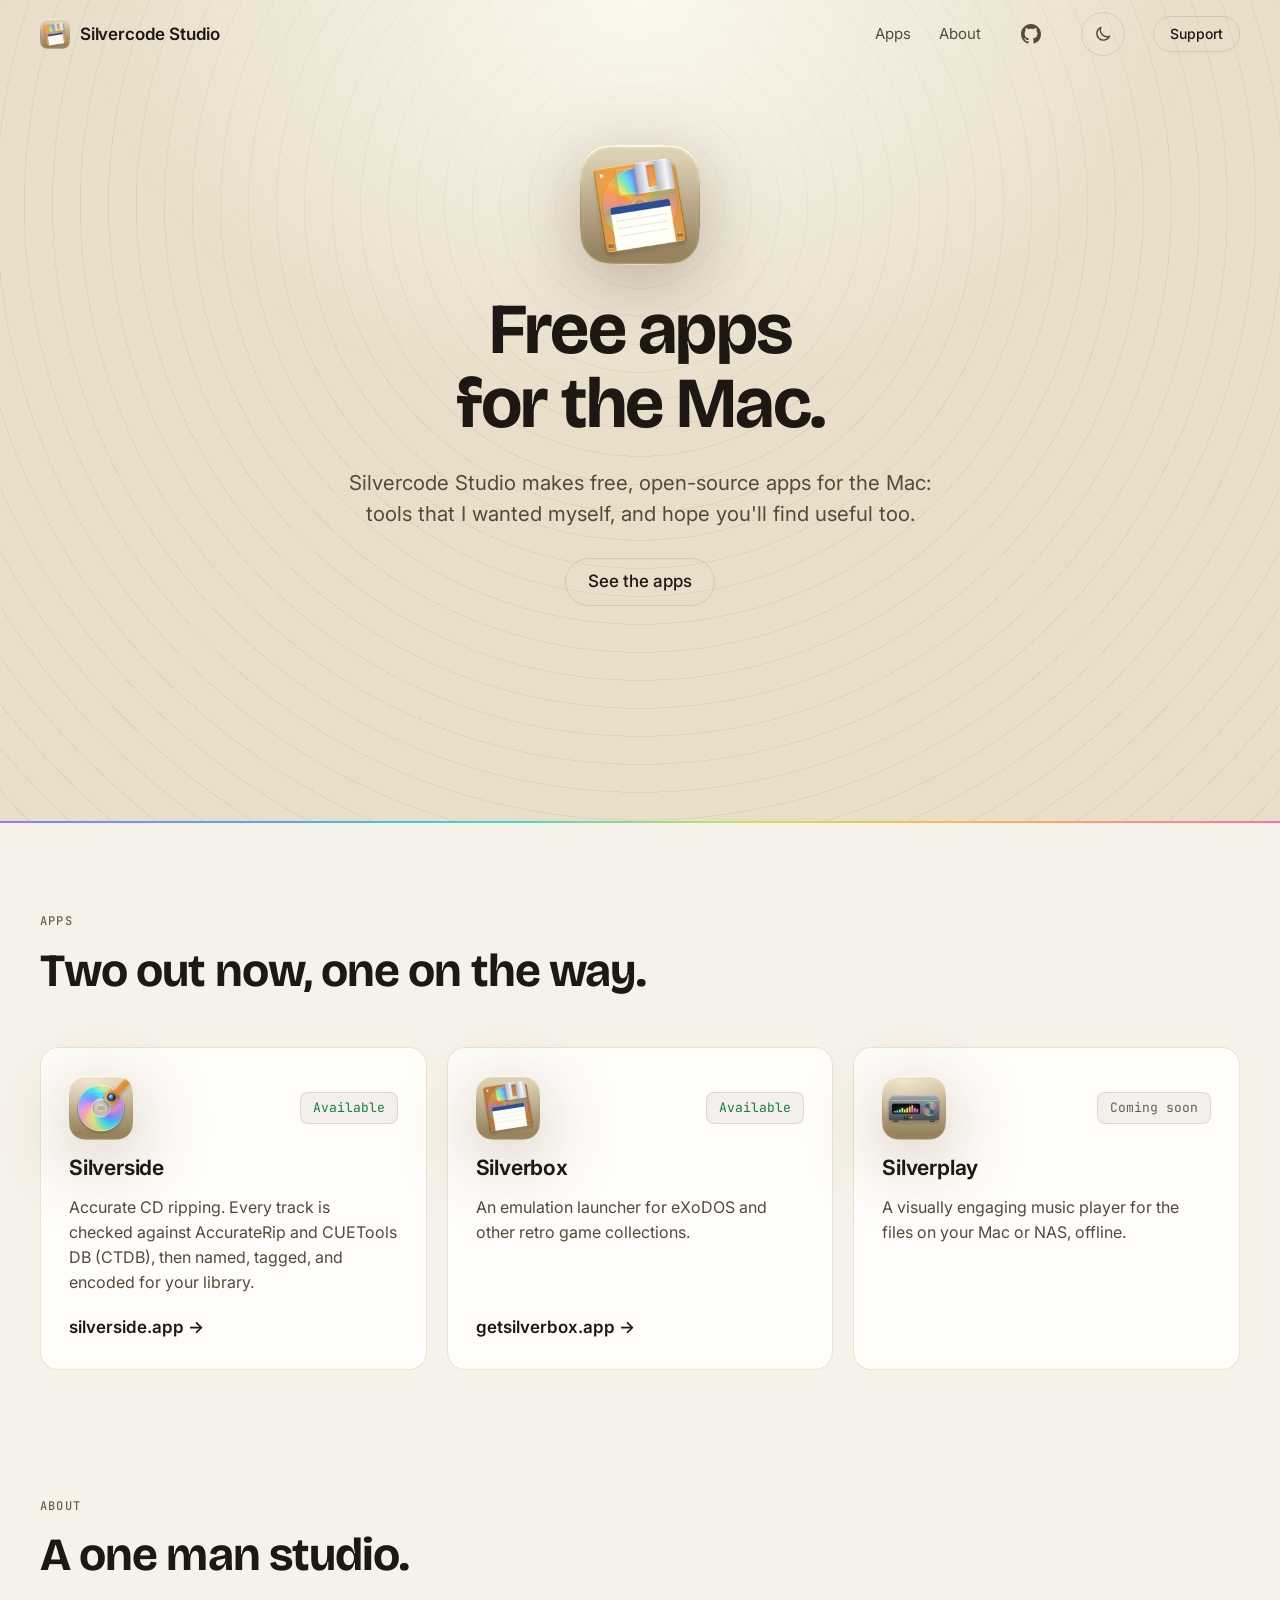
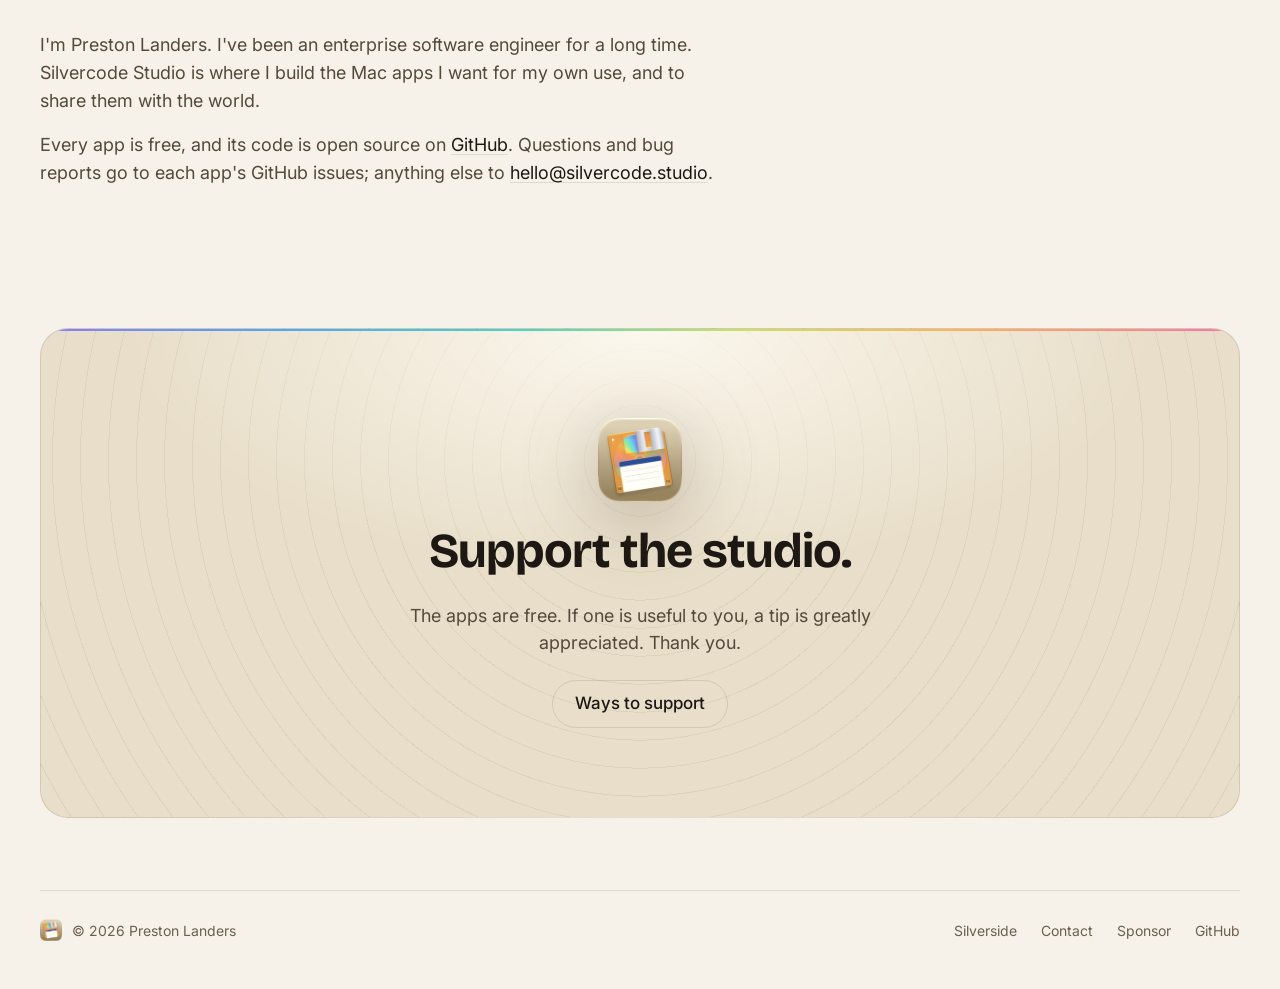
<file: index.html>
<!doctype html>
<html lang="en">
<head>
  <meta charset="utf-8">
  <meta name="viewport" content="width=device-width, initial-scale=1">
  <title>Silvercode Studio — Free, open-source apps for the Mac</title>
  <meta name="description" content="Silvercode Studio makes free, open-source apps for the Mac: Silverside, accurate CD ripping, with Silverbox and Silverplay coming soon.">
  <meta name="color-scheme" content="dark light">
  <meta name="theme-color" content="#17110b" media="(prefers-color-scheme: dark)">
  <meta name="theme-color" content="#e8dec9" media="(prefers-color-scheme: light)">
  <meta name="msvalidate.01" content="F9B77D7C60ABD0D9D0A7F05F0073A6A2" />
  <link rel="canonical" href="https://silvercode.studio/">

  <meta property="og:type" content="website">
  <meta property="og:url" content="https://silvercode.studio/">
  <meta property="og:title" content="Silvercode Studio">
  <meta property="og:description" content="Free, open-source apps for the Mac.">

  <link rel="icon" type="image/png" href="images/icon.png">
  <link rel="apple-touch-icon" href="images/apple-touch-icon.png">

  <link rel="preconnect" href="https://fonts.googleapis.com">
  <link rel="preconnect" href="https://fonts.gstatic.com" crossorigin>
  <link rel="stylesheet" href="https://fonts.googleapis.com/css2?family=Inter:wght@400;500;600;700&amp;family=Bricolage+Grotesque:wght@600;700&amp;family=JetBrains+Mono:wght@400;500&amp;display=swap">
  <!-- A theme chosen with the button wins over the system appearance; set it before the page draws. -->
  <script>try { var t = localStorage.getItem("theme"); if (t) document.documentElement.dataset.theme = t; } catch (e) {}</script>
  <!-- tokens.css and site.css started as copies of Silverside's (docs/site/css), so the studio and the apps share one look. -->
  <link rel="stylesheet" href="css/tokens.css">
  <link rel="stylesheet" href="css/site.css">
  <link rel="stylesheet" href="css/studio.css">
</head>
<body>
  <a class="skip-link" href="#main">Skip to content</a>

  <!-- The header and the hero share one grooves band, as on silverside.app. -->
  <div class="ss-grooves">
    <header class="gutter">
      <nav class="nav wrap" aria-label="Main">
        <a class="brand" href="/">
          <img src="images/icon.png" alt="" width="30" height="30">
          <span>Silvercode Studio</span>
        </a>
        <div class="nav-links">
          <a class="nav-more" href="#apps">Apps</a>
          <a class="nav-more" href="#about">About</a>
          <!-- GitHub's mark, from its Octicons set (MIT). GitHub allows it for a link to an account. -->
          <a class="nav-icon" href="https://github.com/SilvercodeStudio" aria-label="Silvercode Studio on GitHub" title="GitHub"><svg viewBox="0 0 16 16" width="20" height="20" fill="currentColor" aria-hidden="true"><path d="M8 0c4.42 0 8 3.58 8 8a8.013 8.013 0 0 1-5.45 7.59c-.4.08-.55-.17-.55-.38 0-.27.01-1.13.01-2.2 0-.75-.25-1.23-.54-1.48 1.78-.2 3.65-.88 3.65-3.95 0-.88-.31-1.59-.82-2.15.08-.2.36-1.02-.08-2.12 0 0-.67-.22-2.2.82-.64-.18-1.32-.27-2-.27-.68 0-1.36.09-2 .27-1.53-1.03-2.2-.82-2.2-.82-.44 1.1-.16 1.92-.08 2.12-.51.56-.82 1.28-.82 2.15 0 3.06 1.86 3.75 3.64 3.95-.23.2-.44.55-.51 1.07-.46.21-1.61.55-2.33-.66-.15-.24-.6-.83-1.23-.82-.67.01-.27.38.01.53.34.19.73.9.82 1.13.16.45.68 1.31 2.69.94 0 .67.01 1.3.01 1.49 0 .21-.15.45-.55.38A7.995 7.995 0 0 1 0 8c0-4.42 3.58-8 8-8Z"/></svg></a>
          <!-- Shown by js/site.js; without the script the page follows the system appearance. -->
          <button class="nav-icon theme-btn" type="button" aria-label="Switch appearance" title="Switch appearance" hidden><svg class="icon-sun" viewBox="0 0 24 24" width="20" height="20" fill="none" stroke="currentColor" stroke-width="1.7" stroke-linecap="round" stroke-linejoin="round" aria-hidden="true"><circle cx="12" cy="12" r="4"/><path d="M12 2.5v2M12 19.5v2M2.5 12h2M19.5 12h2M5.3 5.3l1.4 1.4M17.3 17.3l1.4 1.4M5.3 18.7l1.4-1.4M17.3 6.7l1.4-1.4"/></svg><svg class="icon-moon" viewBox="0 0 24 24" width="20" height="20" fill="none" stroke="currentColor" stroke-width="1.7" stroke-linecap="round" stroke-linejoin="round" aria-hidden="true"><path d="M20 14.5A8 8 0 0 1 9.5 4a8 8 0 1 0 10.5 10.5z"/></svg></button>
          <a class="ss-btn ss-btn--ghost ss-btn--small" href="sponsor.html">Support</a>
          <!-- On a phone the links above give way to this menu; it opens without the script too. -->
          <details class="nav-menu">
            <summary class="nav-icon" aria-label="Menu" title="Menu"><svg viewBox="0 0 24 24" width="20" height="20" fill="none" stroke="currentColor" stroke-width="1.8" stroke-linecap="round" aria-hidden="true"><path d="M4 7h16M4 12h16M4 17h16"/></svg></summary>
            <div class="nav-menu__panel">
              <a href="#apps">Apps</a>
              <a href="#about">About</a>
              <a href="https://github.com/SilvercodeStudio"><svg viewBox="0 0 16 16" width="16" height="16" fill="currentColor" aria-hidden="true"><path d="M8 0c4.42 0 8 3.58 8 8a8.013 8.013 0 0 1-5.45 7.59c-.4.08-.55-.17-.55-.38 0-.27.01-1.13.01-2.2 0-.75-.25-1.23-.54-1.48 1.78-.2 3.65-.88 3.65-3.95 0-.88-.31-1.59-.82-2.15.08-.2.36-1.02-.08-2.12 0 0-.67-.22-2.2.82-.64-.18-1.32-.27-2-.27-.68 0-1.36.09-2 .27-1.53-1.03-2.2-.82-2.2-.82-.44 1.1-.16 1.92-.08 2.12-.51.56-.82 1.28-.82 2.15 0 3.06 1.86 3.75 3.64 3.95-.23.2-.44.55-.51 1.07-.46.21-1.61.55-2.33-.66-.15-.24-.6-.83-1.23-.82-.67.01-.27.38.01.53.34.19.73.9.82 1.13.16.45.68 1.31 2.69.94 0 .67.01 1.3.01 1.49 0 .21-.15.45-.55.38A7.995 7.995 0 0 1 0 8c0-4.42 3.58-8 8-8Z"/></svg>GitHub</a>
              <button class="theme-btn" type="button" hidden><svg class="icon-sun" viewBox="0 0 24 24" width="16" height="16" fill="none" stroke="currentColor" stroke-width="1.7" stroke-linecap="round" stroke-linejoin="round" aria-hidden="true"><circle cx="12" cy="12" r="4"/><path d="M12 2.5v2M12 19.5v2M2.5 12h2M19.5 12h2M5.3 5.3l1.4 1.4M17.3 17.3l1.4 1.4M5.3 18.7l1.4-1.4M17.3 6.7l1.4-1.4"/></svg><svg class="icon-moon" viewBox="0 0 24 24" width="16" height="16" fill="none" stroke="currentColor" stroke-width="1.7" stroke-linecap="round" stroke-linejoin="round" aria-hidden="true"><path d="M20 14.5A8 8 0 0 1 9.5 4a8 8 0 1 0 10.5 10.5z"/></svg><span class="theme-btn__label">Appearance</span></button>
            </div>
          </details>
        </div>
      </nav>
    </header>

    <section class="hero-band" aria-labelledby="hero-title">
      <div class="hero-stack">
        <img class="hero-icon" src="images/icon.png" alt="Silvercode Studio icon: a floppy disk with a rainbow disc" width="120" height="120">
        <h1 id="hero-title" class="ss-display hero-title">Free apps<br>for the Mac.</h1>
        <p class="lead">Silvercode Studio makes free, open-source apps for the Mac: tools that I wanted myself, and hope you'll find useful too.</p>
        <div class="actions">
          <a class="ss-btn ss-btn--ghost" href="#apps">See the apps</a>
        </div>
      </div>
      <div class="ss-iris edge-bottom" aria-hidden="true"></div>
    </section>
  </div>

  <main id="main">
    <section id="apps" class="section gutter" aria-labelledby="apps-title" style="padding-top: clamp(56px, 7vw, 96px);">
      <div class="wrap">
        <div class="section-head">
          <span class="ss-eyebrow">Apps</span>
          <h2 id="apps-title" class="ss-display section-title">Two out now, one on the way.</h2>
        </div>
        <div class="apps">
          <article class="ss-card">
            <div class="ss-card__head">
              <img class="app-icon" src="images/silverside.png" alt="" width="64" height="64">
              <span class="ss-chip ss-chip--available">Available</span>
            </div>
            <h3 class="ss-card__title">Silverside</h3>
            <p class="ss-card__text">Accurate CD ripping. Every track is checked against AccurateRip and CUETools DB (CTDB), then named, tagged, and encoded for your library.</p>
            <a class="app-link" href="https://silverside.app">silverside.app →</a>
          </article>

          <article class="ss-card">
            <div class="ss-card__head">
              <img class="app-icon" src="images/silverbox-256.png" alt="" width="64" height="64">
              <span class="ss-chip ss-chip--available">Available</span>
            </div>
            <h3 class="ss-card__title">Silverbox</h3>
            <p class="ss-card__text">An emulation launcher for eXoDOS and other retro game collections.</p>
            <a class="app-link" href="https://getsilverbox.app">getsilverbox.app →</a>
          </article>

          <article class="ss-card">
            <div class="ss-card__head">
              <!-- Swap for Silverplay's icon when it has one. -->
              <img class="app-icon" src="images/silverplay-256.png" alt="" width="64" height="64">
              <span class="ss-chip ss-chip--soon">Coming soon</span>
            </div>
            <h3 class="ss-card__title">Silverplay</h3>
            <p class="ss-card__text">A visually engaging music player for the files on your Mac or NAS, offline.</p>
          </article>
        </div>
      </div>
    </section>

    <section id="about" class="section gutter" aria-labelledby="about-title">
      <div class="wrap">
        <div class="section-head">
          <span class="ss-eyebrow">About</span>
          <h2 id="about-title" class="ss-display section-title">A one man studio.</h2>
        </div>
        <div class="about">
          <p>I'm Preston Landers. I've been an enterprise software engineer for a long time. Silvercode Studio is where I build the Mac apps I want for my own use, and to share them with the world.</p>
          <p>Every app is free, and its code is open source on <a href="https://github.com/SilvercodeStudio">GitHub</a>. Questions and bug reports go to each app's GitHub issues; anything else to <a href="mailto:hello@silvercode.studio">hello@silvercode.studio</a>.</p>
        </div>
      </div>
    </section>

    <section id="support" class="download gutter" aria-labelledby="support-title">
      <div class="wrap download-panel ss-grooves">
        <div class="ss-iris edge-top" aria-hidden="true"></div>
        <img class="download-icon" src="images/icon.png" alt="" width="84" height="84" loading="lazy">
        <h2 id="support-title" class="ss-display download-title">Support the studio.</h2>
        <p class="lead">The apps are free. If one is useful to you, a tip is greatly appreciated. Thank you.</p>
        <div class="actions">
          <a class="ss-btn ss-btn--ghost" href="sponsor.html">Ways to support</a>
        </div>
      </div>
    </section>
  </main>

  <footer class="site-footer gutter">
    <div class="wrap">
      <div class="footer-brand">
        <img src="images/icon.png" alt="" width="22" height="22" loading="lazy">
        <span>© 2026 Preston Landers</span>
      </div>
      <nav class="footer-links" aria-label="Footer">
        <a href="https://silverside.app">Silverside</a>
        <a href="mailto:hello@silvercode.studio">Contact</a>
        <a href="sponsor.html">Sponsor</a>
        <a href="https://github.com/SilvercodeStudio">GitHub</a>
      </nav>
    </div>
  </footer>
  <script src="js/site.js" defer></script>
</body>
</html>
</file>
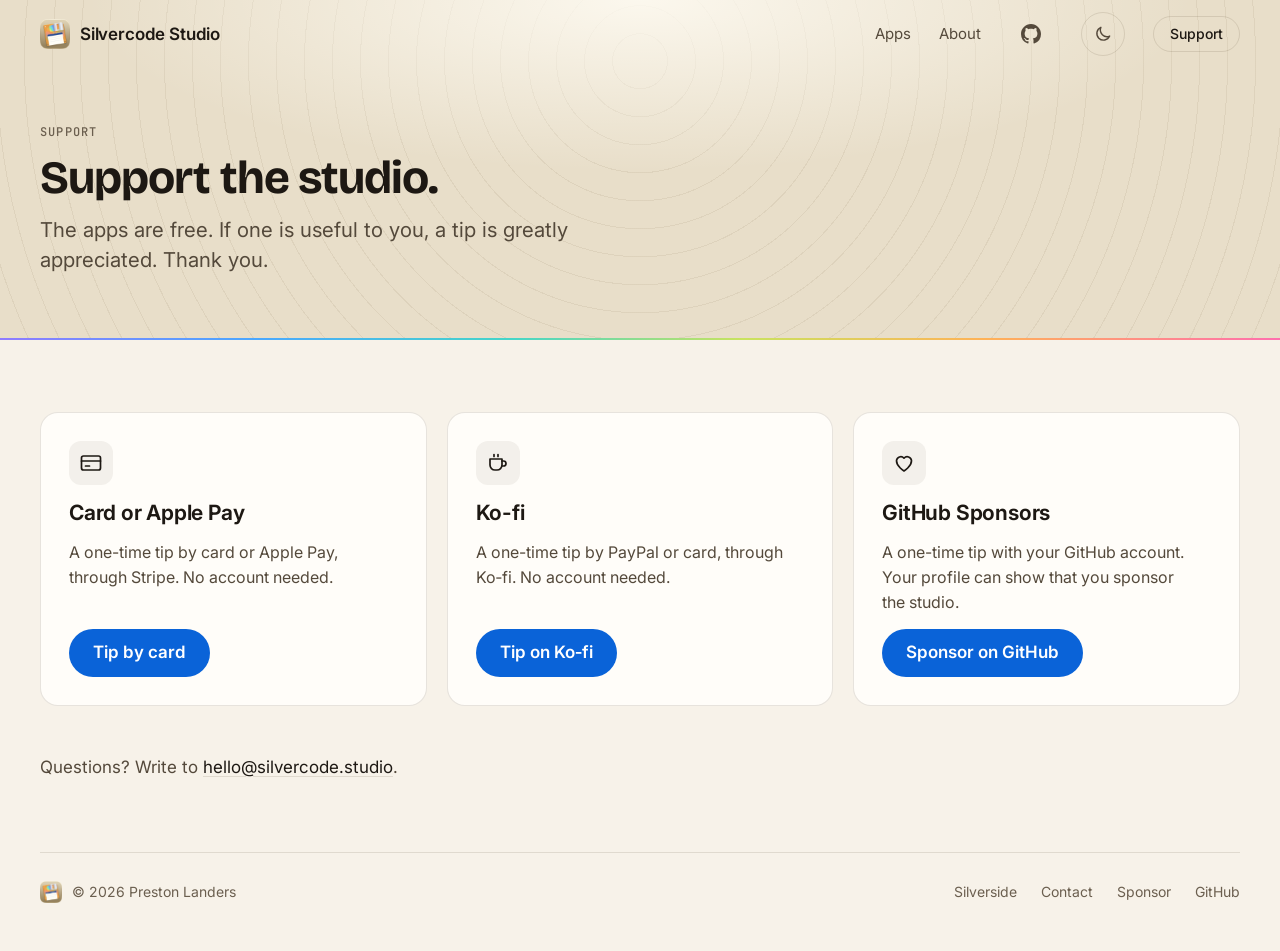
<file: sponsor.html>
<!doctype html>
<html lang="en">
<head>
  <meta charset="utf-8">
  <meta name="viewport" content="width=device-width, initial-scale=1">
  <title>Support — Silvercode Studio</title>
  <meta name="description" content="Ways to tip Silvercode Studio for its free, open-source Mac apps: card or Apple Pay, Ko-fi, or GitHub Sponsors.">
  <meta name="color-scheme" content="dark light">
  <meta name="theme-color" content="#17110b" media="(prefers-color-scheme: dark)">
  <meta name="theme-color" content="#e8dec9" media="(prefers-color-scheme: light)">
  <link rel="canonical" href="https://silvercode.studio/sponsor">

  <meta property="og:type" content="website">
  <meta property="og:url" content="https://silvercode.studio/sponsor">
  <meta property="og:title" content="Support Silvercode Studio">
  <meta property="og:description" content="The apps are free. If one is useful to you, a tip is greatly appreciated.">

  <link rel="icon" type="image/png" href="images/icon.png">
  <link rel="apple-touch-icon" href="images/apple-touch-icon.png">

  <link rel="preconnect" href="https://fonts.googleapis.com">
  <link rel="preconnect" href="https://fonts.gstatic.com" crossorigin>
  <link rel="stylesheet" href="https://fonts.googleapis.com/css2?family=Inter:wght@400;500;600;700&amp;family=Bricolage+Grotesque:wght@600;700&amp;family=JetBrains+Mono:wght@400;500&amp;display=swap">
  <!-- A theme chosen with the button wins over the system appearance; set it before the page draws. -->
  <script>try { var t = localStorage.getItem("theme"); if (t) document.documentElement.dataset.theme = t; } catch (e) {}</script>
  <!-- tokens.css and site.css started as copies of Silverside's (docs/site/css), so the studio and the apps share one look. -->
  <link rel="stylesheet" href="css/tokens.css">
  <link rel="stylesheet" href="css/site.css">
  <link rel="stylesheet" href="css/studio.css">
</head>
<body>
  <a class="skip-link" href="#main">Skip to content</a>

  <div class="ss-grooves">
    <header class="gutter">
      <nav class="nav wrap" aria-label="Main">
        <a class="brand" href="/">
          <img src="images/icon.png" alt="" width="30" height="30">
          <span>Silvercode Studio</span>
        </a>
        <div class="nav-links">
          <a class="nav-more" href="/#apps">Apps</a>
          <a class="nav-more" href="/#about">About</a>
          <!-- GitHub's mark, from its Octicons set (MIT). GitHub allows it for a link to an account. -->
          <a class="nav-icon" href="https://github.com/SilvercodeStudio" aria-label="Silvercode Studio on GitHub" title="GitHub"><svg viewBox="0 0 16 16" width="20" height="20" fill="currentColor" aria-hidden="true"><path d="M8 0c4.42 0 8 3.58 8 8a8.013 8.013 0 0 1-5.45 7.59c-.4.08-.55-.17-.55-.38 0-.27.01-1.13.01-2.2 0-.75-.25-1.23-.54-1.48 1.78-.2 3.65-.88 3.65-3.95 0-.88-.31-1.59-.82-2.15.08-.2.36-1.02-.08-2.12 0 0-.67-.22-2.2.82-.64-.18-1.32-.27-2-.27-.68 0-1.36.09-2 .27-1.53-1.03-2.2-.82-2.2-.82-.44 1.1-.16 1.92-.08 2.12-.51.56-.82 1.28-.82 2.15 0 3.06 1.86 3.75 3.64 3.95-.23.2-.44.55-.51 1.07-.46.21-1.61.55-2.33-.66-.15-.24-.6-.83-1.23-.82-.67.01-.27.38.01.53.34.19.73.9.82 1.13.16.45.68 1.31 2.69.94 0 .67.01 1.3.01 1.49 0 .21-.15.45-.55.38A7.995 7.995 0 0 1 0 8c0-4.42 3.58-8 8-8Z"/></svg></a>
          <!-- Shown by js/site.js; without the script the page follows the system appearance. -->
          <button class="nav-icon theme-btn" type="button" aria-label="Switch appearance" title="Switch appearance" hidden><svg class="icon-sun" viewBox="0 0 24 24" width="20" height="20" fill="none" stroke="currentColor" stroke-width="1.7" stroke-linecap="round" stroke-linejoin="round" aria-hidden="true"><circle cx="12" cy="12" r="4"/><path d="M12 2.5v2M12 19.5v2M2.5 12h2M19.5 12h2M5.3 5.3l1.4 1.4M17.3 17.3l1.4 1.4M5.3 18.7l1.4-1.4M17.3 6.7l1.4-1.4"/></svg><svg class="icon-moon" viewBox="0 0 24 24" width="20" height="20" fill="none" stroke="currentColor" stroke-width="1.7" stroke-linecap="round" stroke-linejoin="round" aria-hidden="true"><path d="M20 14.5A8 8 0 0 1 9.5 4a8 8 0 1 0 10.5 10.5z"/></svg></button>
          <a class="ss-btn ss-btn--ghost ss-btn--small" href="sponsor.html" aria-current="page">Support</a>
          <!-- On a phone the links above give way to this menu; it opens without the script too. -->
          <details class="nav-menu">
            <summary class="nav-icon" aria-label="Menu" title="Menu"><svg viewBox="0 0 24 24" width="20" height="20" fill="none" stroke="currentColor" stroke-width="1.8" stroke-linecap="round" aria-hidden="true"><path d="M4 7h16M4 12h16M4 17h16"/></svg></summary>
            <div class="nav-menu__panel">
              <a href="/#apps">Apps</a>
              <a href="/#about">About</a>
              <a href="https://github.com/SilvercodeStudio"><svg viewBox="0 0 16 16" width="16" height="16" fill="currentColor" aria-hidden="true"><path d="M8 0c4.42 0 8 3.58 8 8a8.013 8.013 0 0 1-5.45 7.59c-.4.08-.55-.17-.55-.38 0-.27.01-1.13.01-2.2 0-.75-.25-1.23-.54-1.48 1.78-.2 3.65-.88 3.65-3.95 0-.88-.31-1.59-.82-2.15.08-.2.36-1.02-.08-2.12 0 0-.67-.22-2.2.82-.64-.18-1.32-.27-2-.27-.68 0-1.36.09-2 .27-1.53-1.03-2.2-.82-2.2-.82-.44 1.1-.16 1.92-.08 2.12-.51.56-.82 1.28-.82 2.15 0 3.06 1.86 3.75 3.64 3.95-.23.2-.44.55-.51 1.07-.46.21-1.61.55-2.33-.66-.15-.24-.6-.83-1.23-.82-.67.01-.27.38.01.53.34.19.73.9.82 1.13.16.45.68 1.31 2.69.94 0 .67.01 1.3.01 1.49 0 .21-.15.45-.55.38A7.995 7.995 0 0 1 0 8c0-4.42 3.58-8 8-8Z"/></svg>GitHub</a>
              <button class="theme-btn" type="button" hidden><svg class="icon-sun" viewBox="0 0 24 24" width="16" height="16" fill="none" stroke="currentColor" stroke-width="1.7" stroke-linecap="round" stroke-linejoin="round" aria-hidden="true"><circle cx="12" cy="12" r="4"/><path d="M12 2.5v2M12 19.5v2M2.5 12h2M19.5 12h2M5.3 5.3l1.4 1.4M17.3 17.3l1.4 1.4M5.3 18.7l1.4-1.4M17.3 6.7l1.4-1.4"/></svg><svg class="icon-moon" viewBox="0 0 24 24" width="16" height="16" fill="none" stroke="currentColor" stroke-width="1.7" stroke-linecap="round" stroke-linejoin="round" aria-hidden="true"><path d="M20 14.5A8 8 0 0 1 9.5 4a8 8 0 1 0 10.5 10.5z"/></svg><span class="theme-btn__label">Appearance</span></button>
            </div>
          </details>
        </div>
      </nav>
    </header>
    <section class="page-band page-band--wide" aria-labelledby="page-title">
      <div class="wrap">
        <span class="ss-eyebrow">Support</span>
        <h1 id="page-title" class="ss-display page-title">Support the studio.</h1>
        <p class="lead">The apps are free. If one is useful to you, a tip is greatly appreciated. Thank you.</p>
      </div>
      <div class="ss-iris edge-bottom" aria-hidden="true"></div>
    </section>
  </div>

  <main id="main" class="tips-section gutter">
    <div class="wrap">
      <!-- The apps link here as https://silvercode.studio/sponsor; GitHub Pages serves this file there. -->
      <div class="tips">
        <article class="ss-card">
          <div class="ss-card__head">
            <div class="ss-card__icon"><svg viewBox="0 0 24 24" fill="none" stroke="currentColor" stroke-width="1.7" stroke-linecap="round" stroke-linejoin="round" aria-hidden="true"><rect x="2.5" y="5" width="19" height="14" rx="2"/><path d="M2.5 10h19M6.5 15h4"/></svg></div>
          </div>
          <h2 class="ss-card__title">Card or Apple Pay</h2>
          <p class="ss-card__text">A one-time tip by card or Apple Pay, through Stripe. No account needed.</p>
          <a class="ss-btn" href="https://buy.stripe.com/7sYaEW8kKafJcpteoH7N600">Tip by card</a>
        </article>

        <article class="ss-card">
          <div class="ss-card__head">
            <div class="ss-card__icon"><svg viewBox="0 0 24 24" fill="none" stroke="currentColor" stroke-width="1.7" stroke-linecap="round" stroke-linejoin="round" aria-hidden="true"><path d="M4 8h12v6a5 5 0 0 1-5 5H9a5 5 0 0 1-5-5z"/><path d="M16 10h1.5a2.5 2.5 0 0 1 0 5H16"/><path d="M8 3.5v2M12 3.5v2"/></svg></div>
          </div>
          <h2 class="ss-card__title">Ko-fi</h2>
          <p class="ss-card__text">A one-time tip by PayPal or card, through Ko&#8209;fi. No account needed.</p>
          <a class="ss-btn" href="https://ko-fi.com/silvercode_studio">Tip on Ko&#8209;fi</a>
        </article>

        <article class="ss-card">
          <div class="ss-card__head">
            <div class="ss-card__icon"><svg viewBox="0 0 24 24" fill="none" stroke="currentColor" stroke-width="1.7" stroke-linecap="round" stroke-linejoin="round" aria-hidden="true"><path d="M12 20s-7.5-4.6-7.5-10.2A4.3 4.3 0 0 1 12 7.2a4.3 4.3 0 0 1 7.5 2.6C19.5 15.4 12 20 12 20z"/></svg></div>
          </div>
          <h2 class="ss-card__title">GitHub Sponsors</h2>
          <p class="ss-card__text">A one-time tip with your GitHub account. Your profile can show that you sponsor the studio.</p>
          <a class="ss-btn" href="https://github.com/sponsors/SilvercodeStudio">Sponsor on GitHub</a>
        </article>
      </div>
      <p class="tips-note">Questions? Write to <a href="mailto:hello@silvercode.studio">hello@silvercode.studio</a>.</p>
    </div>
  </main>

  <footer class="site-footer gutter">
    <div class="wrap">
      <div class="footer-brand">
        <img src="images/icon.png" alt="" width="22" height="22" loading="lazy">
        <span>© 2026 Preston Landers</span>
      </div>
      <nav class="footer-links" aria-label="Footer">
        <a href="https://silverside.app">Silverside</a>
        <a href="mailto:hello@silvercode.studio">Contact</a>
        <a href="sponsor.html">Sponsor</a>
        <a href="https://github.com/SilvercodeStudio">GitHub</a>
      </nav>
    </div>
  </footer>
  <script src="js/site.js" defer></script>
</body>
</html>
</file>
<file: css/tokens.css>
/* Silverside design tokens, as CSS custom properties.
   The source is the Silverside design system (tokens.json); keep the two in step. The colors are
   ahead of it: warm paper and dark brown since 2026-10-26, to match the new icon (it still has blue).
   Dark is the base theme. Light follows prefers-color-scheme, or data-theme on <html>. */

:root {
  color-scheme: dark;

  --ground: #17110b;
  --glow: rgba(255, 186, 102, 0.16);
  --groove: rgba(255, 228, 190, 0.055);
  --page: #110d09;
  --surface: #1c1712;
  --line: rgba(255, 240, 220, 0.09);
  --chip: rgba(255, 240, 220, 0.06);
  --ink: #f6f2ec;
  --ink-2: #bfb5a6;
  --ink-3: #9a8f80;
  --action: #1668e3;
  --action-hover: #2b79f2;
  --on-action: #ffffff;
  --verified: #3fd27a;
  --track-segment: #5c5144;
  --track-flagged: #b07a3e;
  --track-reread: #f29d38;
  --track-fixed: #3d8bff;
  --track-failed: #ff5a4f;
  --iris-1: #8f7bff;
  --iris-2: #4aa8ff;
  --iris-3: #45d6c8;
  --iris-4: #c9e35f;
  --iris-5: #ffb257;
  --iris-6: #ff6fae;
  --shadow-shot: 0 50px 120px rgba(0, 0, 0, 0.65), 0 0 0 1px rgba(255, 240, 220, 0.10);
  --shadow-window: 0 40px 60px rgba(0, 0, 0, 0.6);
  --backdrop: rgba(10, 8, 5, 0.86);
  --shadow-icon: 0 18px 36px rgba(0, 0, 0, 0.5);

  --space-1: 4px;
  --space-2: 8px;
  --space-3: 12px;
  --space-4: 16px;
  --space-5: 24px;
  --space-6: 28px;
  --space-7: 40px;
  --space-8: 56px;
  --space-9: 96px;
  --space-10: 140px;

  --radius-mark: 3px;
  --radius-chip: 8px;
  --radius-tile: 12px;
  --radius-shot: 14px;
  --radius-card: 18px;
  --radius-panel: 28px;
  --radius-pill: 999px;

  --container: 1200px;
  --container-shot: 1160px;
  --container-text: 680px;

  --font-display: "Bricolage Grotesque", -apple-system, BlinkMacSystemFont, Inter, sans-serif;
  --font-sans: -apple-system, BlinkMacSystemFont, "SF Pro Text", Inter, "Segoe UI", sans-serif;
  --font-mono: "JetBrains Mono", ui-monospace, Menlo, monospace;
}

@media (prefers-color-scheme: light) {
  :root:not([data-theme="dark"]) {
    color-scheme: light;
    --ground: #e8dec9;
    --glow: rgba(255, 252, 244, 0.85);
    --groove: rgba(96, 72, 36, 0.08);
    --page: #f7f2e9;
    --surface: #fffdf9;
    --line: rgba(60, 44, 20, 0.12);
    --chip: rgba(60, 44, 20, 0.06);
    --ink: #1d1813;
    --ink-2: #54493b;
    --ink-3: #6b5f4f;
    --action: #0a63d8;
    --action-hover: #0856bd;
    --verified: #13803d;
    --track-segment: #d9ccb2;
    --shadow-shot: 0 40px 100px rgba(70, 48, 18, 0.24), 0 0 0 1px rgba(60, 44, 20, 0.12);
    --shadow-window: 0 30px 50px rgba(70, 48, 18, 0.26);
    --shadow-icon: 0 18px 36px rgba(70, 48, 18, 0.30);
  }
}

:root[data-theme="light"] {
  color-scheme: light;
  --ground: #e8dec9;
  --glow: rgba(255, 252, 244, 0.85);
  --groove: rgba(96, 72, 36, 0.08);
  --page: #f7f2e9;
  --surface: #fffdf9;
  --line: rgba(60, 44, 20, 0.12);
  --chip: rgba(60, 44, 20, 0.06);
  --ink: #1d1813;
  --ink-2: #54493b;
  --ink-3: #6b5f4f;
  --action: #0a63d8;
  --action-hover: #0856bd;
  --verified: #13803d;
  --track-segment: #d9ccb2;
  --shadow-shot: 0 40px 100px rgba(70, 48, 18, 0.24), 0 0 0 1px rgba(60, 44, 20, 0.12);
  --shadow-window: 0 30px 50px rgba(70, 48, 18, 0.26);
  --shadow-icon: 0 18px 36px rgba(70, 48, 18, 0.30);
}
</file>
<file: css/site.css>
/* Silverside site styles. Colors, spacing, radii and fonts come from tokens.css; never hard-code them here.
   The ss- classes are the design system's components; the rest is this page's layout. */

/* ---------- Base ---------- */
*, *::before, *::after { box-sizing: border-box; }
html { scroll-behavior: smooth; -webkit-text-size-adjust: 100%; }
body {
  margin: 0;
  background: var(--page);
  color: var(--ink);
  font: 400 17px/1.55 var(--font-sans);
  -webkit-font-smoothing: antialiased;
  text-rendering: optimizeLegibility;
}
img { display: block; max-width: 100%; height: auto; }
a { color: var(--ink-2); text-decoration: none; }
a:hover { color: var(--ink); }
:focus-visible { outline: 2px solid var(--action); outline-offset: 3px; border-radius: 4px; }
h1, h2, h3, p, ul { margin: 0; }
code { font: 400 0.92em/1.4 var(--font-mono); padding: 1px 5px; border-radius: 5px; background: var(--chip); }

.skip-link { position: absolute; left: 16px; top: -64px; z-index: 10; padding: 10px 16px; border-radius: var(--radius-pill); background: var(--action); color: var(--on-action); font-weight: 600; }
.skip-link:focus { top: 12px; color: var(--on-action); }

.wrap { max-width: var(--container); margin: 0 auto; }
.gutter { padding-inline: clamp(16px, 4vw, 32px); }

/* ---------- Signature: GroovesHeader ---------- */
/* The rings are centered on the app icon: --groove-center is the icon's center inside the band. */
.ss-grooves {
  --groove-center: 50% 18%;
  background:
    radial-gradient(ellipse 60% 70% at 50% 0%, var(--glow), transparent 72%),
    repeating-radial-gradient(circle at var(--groove-center), transparent 0 27px, var(--groove) 27px 28px),
    var(--ground);
}
.ss-iris {
  height: 2px;
  background: linear-gradient(90deg, var(--iris-1) 0%, var(--iris-2) 20%, var(--iris-3) 40%, var(--iris-4) 58%, var(--iris-5) 77%, var(--iris-6) 100%);
}
/* Bricolage Grotesque: headlines 28px and up only. */
.ss-display { font-family: var(--font-display); font-weight: 700; color: var(--ink); text-wrap: balance; }
.ss-eyebrow { font: 500 12px/1.4 var(--font-mono); letter-spacing: .1em; text-transform: uppercase; color: var(--ink-3); }
.ss-detail { font: 400 12.5px/1.5 var(--font-mono); letter-spacing: .02em; color: var(--ink-3); }

/* ---------- Buttons ---------- */
.ss-btn {
  display: inline-flex; align-items: center; justify-content: center; gap: 10px;
  min-height: 48px; padding: 0 24px;
  border: 0; border-radius: var(--radius-pill);
  background: var(--action); color: var(--on-action);
  font: 600 17px/1 var(--font-sans); text-decoration: none; cursor: pointer;
  white-space: nowrap;
}
.ss-btn:hover { background: var(--action-hover); color: var(--on-action); }
.ss-btn svg { width: 18px; height: 18px; flex: none; }
.ss-btn--ghost { background: transparent; color: var(--ink); border: 1px solid var(--line); font-weight: 500; padding: 0 22px; }
.ss-btn--ghost:hover { background: var(--chip); color: var(--ink); }
.ss-btn--small { min-height: 36px; padding: 0 16px; font-size: 14px; font-weight: 500; }

/* ---------- Chips and status ---------- */
.ss-chips { display: flex; flex-wrap: wrap; gap: 8px; padding: 0; list-style: none; }
.ss-chip { font: 400 13px/1.4 var(--font-mono); padding: 6px 12px; border-radius: var(--radius-chip); background: var(--chip); border: 1px solid var(--line); color: var(--ink); }

/* ---------- Cards ---------- */
.ss-card { background: var(--surface); border: 1px solid var(--line); border-radius: var(--radius-card); padding: 28px; display: flex; flex-direction: column; gap: 14px; color: var(--ink); }
.ss-card__head { display: flex; align-items: center; justify-content: space-between; }
.ss-card__icon { width: 44px; height: 44px; border-radius: var(--radius-tile); background: var(--chip); display: flex; align-items: center; justify-content: center; color: var(--ink); flex: none; }
.ss-card__icon svg { width: 24px; height: 24px; }
.ss-card__icon--verified { color: var(--verified); }
.ss-card__num { font: 400 12px/1 var(--font-mono); color: var(--ink-3); }
.ss-card__title { font: 650 21px/1.3 var(--font-sans); letter-spacing: -.01em; }
.ss-card__text { color: var(--ink-2); font-size: 16px; text-wrap: pretty; }

/* ---------- Screenshots ---------- */
/* The captures have transparent corners outside the window's own (tools/shot.swift --radius), so the
   shadow follows the image's shape, not a box. */
.ss-shot { width: 100%; filter: drop-shadow(var(--shadow-window)); }

/* Each screenshot links to its full-size image; js/site.js opens it in this dialog instead of a new page. */
.zoom { display: block; cursor: zoom-in; }
.zoom picture { display: block; }
.viewer { width: 100vw; height: 100dvh; max-width: 100vw; max-height: 100dvh; margin: 0; padding: clamp(12px, 3vw, 40px); border: 0; background: transparent; cursor: zoom-out; }
.viewer[open] { display: flex; align-items: center; justify-content: center; }
.viewer::backdrop { background: var(--backdrop); }
.viewer img { max-width: 100%; max-height: 100%; width: auto; height: auto; filter: drop-shadow(var(--shadow-window)); }

/* ---------- Track map ---------- */
.ss-trackmap { display: flex; gap: 3px; height: 52px; }
.ss-trackmap__seg { position: relative; flex: 1 1 0; background: var(--track-segment); border-radius: var(--radius-mark); overflow: hidden; }
.ss-trackmap__seg--queued { background: var(--chip); }
.ss-trackmap__mark { position: absolute; top: 0; bottom: 0; width: 3px; }
.ss-trackmap__mark--flagged { background: var(--track-flagged); }
.ss-trackmap__mark--reread { background: var(--track-reread); }
.ss-trackmap__mark--fixed { background: var(--track-fixed); }
.ss-trackmap__mark--failed { background: var(--track-failed); }
.ss-legend { display: flex; flex-wrap: wrap; gap: 8px 20px; padding: 0; list-style: none; font-size: 13px; line-height: 1.4; color: var(--ink-2); }
.ss-legend li { display: flex; align-items: center; gap: 7px; }
.ss-legend i { width: 10px; height: 10px; border-radius: 2px; display: inline-block; flex: none; }

/* ---------- FAQ ---------- */
.ss-faq { display: grid; grid-template-columns: repeat(auto-fit, minmax(min(480px, 100%), 1fr)); column-gap: 48px; border-top: 1px solid var(--line); }
.ss-faq details { border-bottom: 1px solid var(--line); padding: 22px 0; }
.ss-faq summary { list-style: none; cursor: pointer; display: flex; align-items: center; justify-content: space-between; gap: 16px; font-weight: 600; font-size: 18px; line-height: 1.4; color: var(--ink); }
.ss-faq summary::-webkit-details-marker { display: none; }
.ss-faq summary svg { width: 16px; height: 16px; flex: none; color: var(--ink-3); transition: transform .2s; }
.ss-faq details[open] summary svg { transform: rotate(90deg); }
.ss-faq p { margin-top: 12px; color: var(--ink-2); font-size: 16px; text-wrap: pretty; }
.ss-faq p + p { margin-top: 8px; }

/* ---------- Page: header and hero ---------- */
/* The hero's band holds the nav (68px) and the hero; its rings center on the icon below them. */
.ss-grooves:has(> .hero-band) { --groove-center: 50% calc(68px + clamp(40px, 6vw, 80px) + 60px); }
.nav { min-height: 68px; display: flex; flex-wrap: wrap; align-items: center; justify-content: space-between; gap: 12px 24px; }
.brand { display: flex; align-items: center; gap: 10px; color: var(--ink); font-weight: 600; font-size: 17px; letter-spacing: -.01em; }
.brand:hover { color: var(--ink); }
.brand img { width: 30px; height: 30px; }
.nav-links { display: flex; flex-wrap: wrap; align-items: center; gap: 4px 28px; font-size: 15px; }
.nav-links a { color: var(--ink-2); }
.nav-links a:hover, .nav-links a.ss-btn { color: var(--ink); }
.nav-links a.ss-btn { color: var(--on-action); }
/* On a phone the nav keeps Download, and the links, GitHub, and the theme button move into a menu. */
.nav-menu { display: none; position: relative; }
@media (max-width: 599px) {
  .nav-links .nav-more, .nav-links > .nav-icon { display: none; }
  .nav-links { gap: 4px 12px; }
  .nav-menu { display: block; }
}
.nav-menu summary { list-style: none; cursor: pointer; border: 1px solid var(--line); }
.nav-menu summary::-webkit-details-marker { display: none; }
.nav-menu[open] summary { color: var(--ink); background: var(--chip); }
.nav-menu__panel { position: absolute; right: 0; top: calc(100% + 10px); z-index: 10; min-width: 200px; padding: var(--space-2); display: flex; flex-direction: column; background: var(--surface); border: 1px solid var(--line); border-radius: var(--radius-card); box-shadow: var(--shadow-icon); }
.nav-menu__panel a, .nav-menu__panel button { display: flex; align-items: center; gap: 10px; padding: 10px 12px; border: 0; border-radius: var(--radius-chip); background: transparent; color: var(--ink); font: inherit; font-size: 16px; text-align: left; cursor: pointer; }
.nav-menu__panel a:hover, .nav-menu__panel button:hover { color: var(--ink); background: var(--chip); }
.nav-menu__panel svg { flex: none; color: var(--ink-2); }
/* GitHub's mark alone, in a 44px target that does not make the bar taller. Grey only: GitHub's rule. */
.nav-icon { display: inline-flex; align-items: center; justify-content: center; width: 44px; height: 44px; margin-block: -12px; border-radius: var(--radius-pill); color: var(--ink-2); }
.nav-icon:hover { color: var(--ink); background: var(--chip); }
.nav-icon svg { display: block; }
/* The theme button: a sun to go light, a moon to go dark. js/site.js shows it and sets data-theme. */
.theme-btn { padding: 0; border: 1px solid var(--line); background: transparent; cursor: pointer; font: inherit; }
:root[data-theme="light"] .theme-btn .icon-sun, :root:not([data-theme="light"]) .theme-btn .icon-moon { display: none; }
/* Hidden until js/site.js shows it; .nav-icon and the menu's buttons would otherwise override [hidden]. */
.theme-btn[hidden] { display: none; }

.hero-band { position: relative; padding: clamp(40px, 6vw, 80px) clamp(16px, 4vw, 32px) clamp(96px, 17vw, 250px); text-align: center; }
.hero-stack { max-width: 860px; margin: 0 auto; display: flex; flex-direction: column; align-items: center; gap: 28px; }
.hero-icon { width: 120px; height: 120px; filter: drop-shadow(var(--shadow-icon)); }
.hero-title { font-size: clamp(42px, 5.6vw, 78px); line-height: 1.03; letter-spacing: -.024em; }
.lead { max-width: 620px; font-size: clamp(18px, 1.6vw, 21px); line-height: 1.5; color: var(--ink-2); text-wrap: pretty; }
.actions { display: flex; flex-wrap: wrap; justify-content: center; gap: 12px; }
.edge-bottom { position: absolute; left: 0; right: 0; bottom: 0; }
.edge-top { position: absolute; left: 0; right: 0; top: 0; }
/* The hero screenshot overlaps the iris rule: half on the ground band, half on the page. */
.hero-shot { position: relative; margin-top: calc(-1 * clamp(72px, 14vw, 210px)); }
.hero-shot .wrap { max-width: var(--container-shot); }
.hero-more { margin-top: var(--space-6); text-align: center; font-size: 15px; }
.hero-more a { color: var(--ink-2); }
.hero-more a:hover { color: var(--ink); }

/* ---------- Page: screenshots ---------- */
.gallery { max-width: var(--container-shot); margin: 0 auto; padding-block: clamp(48px, 6vw, 72px) 0; display: flex; flex-direction: column; gap: var(--space-9); }
.gallery-group { display: flex; flex-direction: column; gap: var(--space-8); }
.gallery-title { font: 650 21px/1.3 var(--font-sans); letter-spacing: -.01em; color: var(--ink); }
.gallery-item { margin: 0; display: flex; flex-direction: column; gap: var(--space-5); }
.gallery-item figcaption { max-width: var(--container-text); color: var(--ink-2); font-size: 16px; text-wrap: pretty; }
.gallery-item figcaption strong { color: var(--ink); font-weight: 600; }
/* Small windows (the welcome, Settings) sit side by side. --shot-width keeps each at the scale of the
   full windows above (about 0.42 of the capture's pixels), so their text is the same size. */
.gallery-pair { display: grid; grid-template-columns: repeat(auto-fit, minmax(min(400px, 100%), 1fr)); gap: var(--space-8) var(--space-7); align-items: start; }
.gallery-pair .ss-shot { max-width: var(--shot-width, 560px); }

/* A small page (privacy) keeps the band short. */
.page-band { position: relative; padding: clamp(32px, 5vw, 56px) clamp(16px, 4vw, 32px) clamp(40px, 6vw, 64px); }
.page-band .wrap { max-width: var(--container-text); display: flex; flex-direction: column; gap: 12px; }
.page-title { font-size: clamp(32px, 3.6vw, 48px); line-height: 1.08; letter-spacing: -.02em; }
.prose { max-width: var(--container-text); margin: 0 auto; padding-block: clamp(48px, 6vw, 72px) 0; display: flex; flex-direction: column; gap: 16px; color: var(--ink-2); }
.prose h2 { margin-top: 24px; font: 650 21px/1.3 var(--font-sans); letter-spacing: -.01em; color: var(--ink); }
.prose a { color: var(--ink); text-decoration: underline; text-decoration-color: var(--line); text-underline-offset: 3px; }
.prose a:hover { text-decoration-color: currentColor; }
.prose ul, .prose ol { padding-left: 22px; display: flex; flex-direction: column; gap: 8px; }


.ss-announce { display: inline-flex; align-items: center; gap: 10px; min-height: 36px;
  padding: 4px 16px 4px 4px; border-radius: var(--radius-pill);
  background: var(--chip); border: 1px solid var(--line);
  color: var(--ink-2); font-size: 14px; line-height: 1.3; text-align: left; }
.ss-announce:hover { color: var(--ink); border-color: var(--ink-3); }
.ss-announce__tag { flex: none; padding: 5px 10px; border-radius: var(--radius-pill);
  background: var(--ink); color: var(--page);
  margin-left: 0.3rem;
  font: 500 11.5px/1 var(--font-mono); letter-spacing: .08em; text-transform: uppercase; }


/* ---------- Page: sections ---------- */
.credits { padding-top: clamp(48px, 6vw, 72px); }
.credits .wrap { max-width: 1000px; display: flex; flex-wrap: wrap; justify-content: center; align-items: baseline; gap: 12px 40px; text-align: center; }
.credit-group { display: flex; flex-wrap: wrap; justify-content: center; align-items: baseline; gap: 6px 14px; }
.credit-group a { font-size: 18px; font-weight: 600; color: var(--ink-2); }
.credit-group a:hover { color: var(--ink); }
@media (max-width: 599px) {
  .credits .wrap { flex-direction: column; align-items: center; gap: 14px; }
  .credit-group { gap: 4px 12px; }
  .credit-group a { font-size: 16px; }
}

.section { padding-top: clamp(88px, 10vw, 140px); }
.section-head { max-width: var(--container-text); display: flex; flex-direction: column; gap: 16px; margin-bottom: clamp(32px, 4vw, 56px); }
.section-head p { color: var(--ink-2); font-size: 19px; text-wrap: pretty; }
.section-title { font-size: clamp(32px, 3.6vw, 48px); line-height: 1.08; letter-spacing: -.02em; }

.steps { display: grid; grid-template-columns: repeat(auto-fit, minmax(min(300px, 100%), 1fr)); gap: 20px; }
.features { display: grid; grid-template-columns: repeat(auto-fit, minmax(min(340px, 100%), 1fr)); gap: 20px; }

.spotlight { display: grid; grid-template-columns: repeat(auto-fit, minmax(min(440px, 100%), 1fr)); gap: clamp(32px, 5vw, 56px); align-items: center; }
.spotlight-text { display: flex; flex-direction: column; gap: 16px; max-width: 480px; }
.spotlight-text p { color: var(--ink-2); text-wrap: pretty; }
.spotlight-title { font-size: clamp(28px, 3vw, 38px); line-height: 1.12; letter-spacing: -.016em; }
.spotlight-text .ss-chips { margin-top: 8px; }
/* On one column the image goes under its text, whichever side it sits on wide screens. */
@media (max-width: 919px) { .spotlight-text { order: -1; } }

.result-panel { padding: clamp(20px, 3vw, 32px); gap: 18px; }
.result { display: flex; align-items: center; gap: 12px; }
.result svg { width: 26px; height: 26px; flex: none; color: var(--verified); }
.result strong { display: block; font-weight: 600; font-size: 18px; }

.report-crop { border-radius: var(--radius-shot); overflow: hidden; box-shadow: var(--shadow-shot); aspect-ratio: 1 / 1; }
.report-crop img { width: 100%; height: 100%; object-fit: cover; object-position: 100% 0; }
.report-crop .zoom, .report-crop picture { height: 100%; }
.sheet { display: flex; justify-content: center; }
.sheet img { width: min(440px, 100%); }

.faq .section-title { margin-bottom: 40px; }

/* ---------- Page: download panel, acknowledgments, footer ---------- */
.download { padding-top: clamp(96px, 11vw, 160px); }
.download-panel { --groove-center: 50% calc(clamp(56px, 7vw, 96px) + 42px); position: relative; overflow: hidden; border: 1px solid var(--line); border-radius: var(--radius-panel); padding: clamp(56px, 7vw, 96px) clamp(20px, 4vw, 48px); text-align: center; display: flex; flex-direction: column; align-items: center; gap: 24px; }
.download-icon { width: 84px; height: 84px; filter: drop-shadow(var(--shadow-icon)); }
.download-title { font-size: clamp(32px, 3.8vw, 52px); line-height: 1.06; letter-spacing: -.02em; }
.download-panel .lead { max-width: 520px; font-size: 18px; }

.acks { padding-top: clamp(56px, 7vw, 96px); }
.acks .wrap { display: flex; flex-direction: column; gap: 20px; }
.acks ul { list-style: none; padding: 0; display: grid; grid-template-columns: repeat(auto-fit, minmax(min(360px, 100%), 1fr)); gap: 10px 40px; font-size: 14px; line-height: 1.5; color: var(--ink-3); }
.acks a { color: var(--ink-2); font-weight: 500; }
.acks a:hover { color: var(--ink); }
.acks-note { max-width: 72ch; font-size: 14px; line-height: 1.5; color: var(--ink-3); }

.site-footer { padding-block: clamp(48px, 6vw, 72px) 48px; }
.site-footer .wrap { display: flex; flex-wrap: wrap; align-items: center; justify-content: space-between; gap: 20px 32px; padding-top: 28px; border-top: 1px solid var(--line); font-size: 14px; color: var(--ink-3); }
.footer-brand { display: flex; align-items: center; gap: 10px; }
.footer-brand img { width: 22px; height: 22px; }
.footer-links { display: flex; flex-wrap: wrap; gap: 8px 24px; }
.footer-links a { color: var(--ink-3); display: inline-flex; align-items: center; gap: 6px; }
.footer-links svg { width: 16px; height: 16px; }
.footer-links a:hover { color: var(--ink); }

@media (prefers-reduced-motion: reduce) {
  html { scroll-behavior: auto; }
  .ss-faq summary svg { transition: none; }
}
</file>
<file: css/studio.css>
/* Silvercode Studio's own rules, on top of tokens.css and site.css (Silverside's look). Colors and
   radii still come from tokens.css. */

/* site.css gives nav buttons white text (for Silverside's blue Download); a ghost button needs ink. */
.nav-links a.ss-btn--ghost { color: var(--ink); }
.ss-chip--available { color: var(--verified); }
.ss-chip--soon { color: var(--ink-3); }

/* The home page: the app cards and the About text. */
.apps, .tips { display: grid; grid-template-columns: repeat(auto-fit, minmax(min(320px, 100%), 1fr)); gap: 20px; }
.app-icon { width: 64px; height: 64px; border-radius: var(--radius-tile); filter: drop-shadow(var(--shadow-icon)); }
.app-icon--soon { display: flex; align-items: center; justify-content: center; background: var(--chip); border: 1px solid var(--line); color: var(--ink-3); filter: none; }
.app-icon--soon svg { width: 30px; height: 30px; }
.app-link { margin-top: auto; padding-top: 6px; font-weight: 600; color: var(--ink); }
.app-link:hover { text-decoration: underline; text-underline-offset: 3px; }
.about { max-width: var(--container-text); display: flex; flex-direction: column; gap: 16px; color: var(--ink-2); font-size: 18px; text-wrap: pretty; }
.about a { color: var(--ink); text-decoration: underline; text-decoration-color: var(--line); text-underline-offset: 3px; }
.about a:hover { text-decoration-color: currentColor; }

/* The sponsor page: one card for each way to tip, its button at the bottom. */
.tips-section { padding-top: clamp(48px, 6vw, 72px); }
.tips .ss-btn { margin-top: auto; align-self: flex-start; }
.tips-note { max-width: var(--container-text); margin-top: clamp(32px, 4vw, 48px); color: var(--ink-2); text-wrap: pretty; }
.tips-note a { color: var(--ink); text-decoration: underline; text-decoration-color: var(--line); text-underline-offset: 3px; }
.tips-note a:hover { text-decoration-color: currentColor; }
/* The heading lines up with the cards' left edge, not the narrower text column. */
.page-band--wide .wrap { max-width: var(--container); }
</file>
